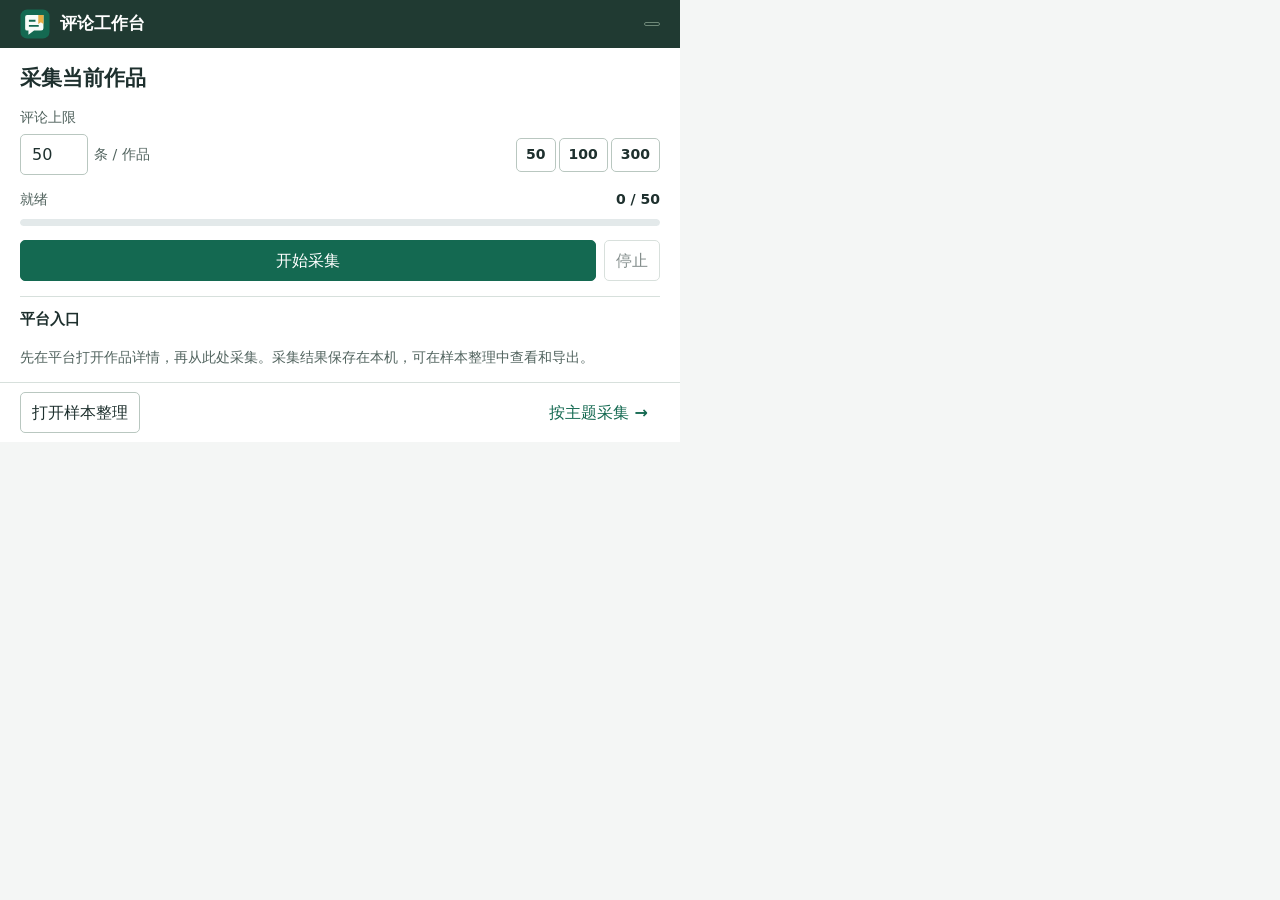
<file: extension/popup.html>
<!doctype html>
<html lang="zh-CN">
<head><meta charset="utf-8"><meta name="viewport" content="width=device-width,initial-scale=1"><title>当前作品采集</title><link rel="icon" href="icons/workbench.svg"><link rel="stylesheet" href="ui.css"></head>
<body class="popup"><header class="topbar"><div class="topinner">
  <strong class="brand"><img class="brandMark" src="icons/workbench.svg" alt="">评论工作台</strong><span id="version" class="version"></span>
</div></header>
<main>
  <section aria-label="当前采集"><h1 id="heading">采集当前作品</h1>
    <label for="limit">评论上限</label><div class="settings"><input id="limit" type="number" min="1" max="1000" step="1" value="50" required><span>条 / 作品</span><div class="presets"><button data-n="50">50</button><button data-n="100">100</button><button data-n="300">300</button></div></div>
    <div class="meter"><span id="phase">就绪</span><b id="count">0 / 50</b></div><progress id="bar" aria-label="采集进度" value="0" max="50"></progress>
    <div class="actions"><button class="primary" id="start">开始采集</button><button id="stop" disabled>停止</button></div>
    <output id="msg" role="status"></output>
  </section>
  <section class="platformSection" aria-labelledby="platformHeading"><h2 id="platformHeading">平台入口</h2><div id="platformLinks" class="platformLinks"></div>
    <p>先在平台打开作品详情，再从此处采集。采集结果保存在本机，可在样本整理中查看和导出。</p>
  </section>
</main>
<footer><button id="review">打开样本整理</button><button id="openTopic" class="quiet">按主题采集 <span aria-hidden="true">→</span></button></footer>
<script src="sites.js"></script><script src="popup.js"></script></body></html>
</file>
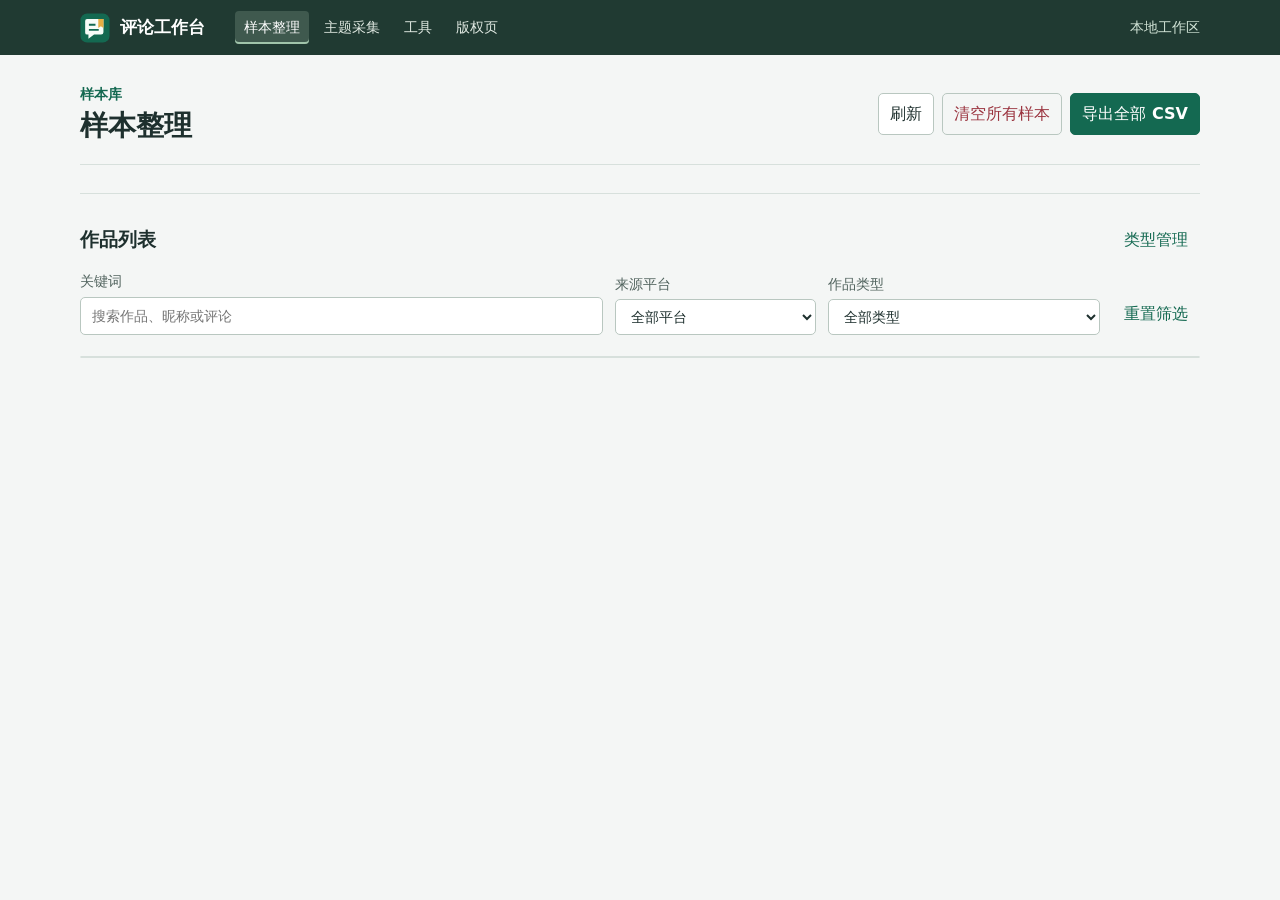
<file: extension/review.html>
<!doctype html>
<html lang="zh-CN">
<head>
  <meta charset="utf-8"><meta name="viewport" content="width=device-width,initial-scale=1">
  <title>样本整理 · 评论工作台</title><link rel="icon" href="icons/workbench.svg"><link rel="stylesheet" href="ui.css"><link rel="stylesheet" href="topic.css">
</head>
<body class="workspace">
  <header class="topbar"><div class="topinner">
    <strong class="brand"><img class="brandMark" src="icons/workbench.svg" alt="">评论工作台</strong>
    <nav aria-label="工作区导航"><a href="review.html" data-view="samples" aria-current="page">样本整理</a><a href="review.html?view=topic" data-view="topic">主题采集</a><a href="review.html?view=tools" data-view="tools">工具</a><a href="review.html?view=copyright" data-view="copyright">版权页</a></nav>
    <span class="local">本地工作区</span>
  </div></header>
  <main>
    <section id="samples" data-page="samples" aria-labelledby="sampleHeading">
      <div class="pageHeading"><div><p class="kicker">样本库</p><h1 id="sampleHeading">样本整理</h1></div>
        <div class="actions"><button id="refresh">刷新</button><button id="clear" class="danger">清空所有样本</button><button id="export" class="primary" title="无论筛选条件如何，均导出全部保留评论">导出全部 CSV</button></div>
      </div>
      <div id="stats" class="stats" aria-label="样本概览"></div>
      <div class="libraryHead"><h2>作品列表</h2><button id="manage" class="quiet">类型管理</button></div>
      <div class="filters">
        <label class="filterKeyword">关键词<input id="search" type="search" aria-label="搜索样本" placeholder="搜索作品、昵称或评论"></label>
        <label>来源平台<select id="platformFilter"><option value="">全部平台</option></select></label>
        <label>作品类型<select id="typeFilter"><option value="">全部类型</option></select></label>
        <button id="resetFilters" type="button" class="quiet">重置筛选</button>
      </div>
      <p id="resultCount" class="resultCount" role="status"></p>
      <div id="list"></div>
    </section>
    <section id="topicView" data-page="topic" hidden aria-labelledby="topicHeading">
      <div class="pageHeading"><div><p class="kicker">采集任务</p><h1 id="topicHeading">主题采集</h1></div></div>
      <div id="topicPanel"></div>
    </section>
    <section id="tools" data-page="tools" hidden aria-labelledby="toolsHeading">
      <div class="pageHeading"><div><p class="kicker">工作区设置</p><h1 id="toolsHeading">工具</h1></div></div>
      <section class="tool" aria-labelledby="pairHeading"><h2 id="pairHeading">连接分析工作台</h2><form id="pairForm" class="controls">
        <label>本机端口<input id="port" type="number" min="1024" max="65535" value="8765" required></label>
        <label>配对码<input id="pairKey" type="password" autocomplete="off" required></label>
        <label class="check"><input id="autoSend" type="checkbox" checked>采集后自动发送</label>
        <button>连接并保存</button><button id="push" type="button">发送全部保留样本</button><button id="disconnect" type="button">断开</button>
      </form><output id="bridgeStatus" role="status"></output></section>
    </section>
    <section data-page="copyright" hidden aria-labelledby="copyrightHeading">
      <div class="pageHeading"><div><p class="kicker">项目资料</p><h1 id="copyrightHeading">版权页</h1></div></div>
      <div class="creditBrand"><img width="64" height="64" src="icons/workbench.svg" alt=""><div><h2>评论工作台</h2><p lang="en">Design by LHStudio</p></div></div>
      <dl class="creditList"><div><dt>扩展版本</dt><dd id="creditVersion"></dd></div>
        <div><dt>GitHub 仓库</dt><dd><a href="https://github.com/LHStudio/comment-workbench" target="_blank" rel="noopener noreferrer">LHStudio/comment-workbench</a></dd></div></dl>
    </section>
    <output id="notice" role="status"></output>
  </main>
  <dialog id="settings"><form method="dialog" class="dialogHead"><h2>作品类型管理</h2><button aria-label="关闭">关闭</button></form>
    <div id="types"></div><form id="addtype"><input id="typename" aria-label="新类型名称" placeholder="新类型名称" maxlength="40" required><button>添加类型</button></form>
  </dialog>
  <script src="workspace.js"></script><script src="sites.js"></script><script src="review.js"></script><script src="pair.js"></script><script src="topic.js"></script>
</body></html>
</file>
<file: extension/ui.css>
:root{color-scheme:light;--ink:#1e302e;--muted:#51635e;--line:#d7e0dc;--accent:#146951;--tint:#eaf3ee;--paper:#fff;font:16px/1.6 "Microsoft YaHei UI","Microsoft YaHei","PingFang SC","Noto Sans CJK SC",system-ui,sans-serif;color:var(--ink);background:#f4f6f5}
*{box-sizing:border-box}
body{margin:0;font:inherit}
button,input,select,textarea{font:inherit;letter-spacing:0;color:inherit}
button,input:not([type=checkbox]),select,textarea{border:1px solid #b9c7c0;border-radius:5px;background:white;padding:7px 11px;min-height:36px;max-width:100%}
button{cursor:pointer;font-weight:550}
button:enabled:hover,.quiet:hover{border-color:#689882;background:#edf4ef}
button:disabled{opacity:.55;cursor:default}
:is(button,input,select,textarea,a,summary):focus-visible{outline:3px solid #29856d;outline-offset:2px}
a{color:var(--accent);text-underline-offset:3px}
button.primary,button.primary:enabled:hover{background:var(--accent);border-color:var(--accent);color:white}
button.quiet{color:var(--accent);background:transparent;border-color:transparent}
button.danger{color:#9b3540;background:transparent}
small{color:var(--muted)}
.topbar{background:#203a32;color:white}
.topinner{max-width:1184px;margin:auto;padding:0 32px;min-height:55px;display:flex;align-items:center;gap:30px}
.brand{display:inline-flex;align-items:center;gap:10px;font-weight:650;font-size:17px;white-space:nowrap}
.brandMark{width:30px;height:30px;flex:none}
nav{display:flex;align-items:center;gap:6px;font-size:14px}
nav a{color:#e1eae3;text-decoration:none;border-radius:4px;padding:5px 9px;white-space:nowrap}
nav a:hover{background:#334d44}
nav a[aria-current=page]{color:white;background:#3f594e;box-shadow:inset 0 -2px #a0c4aa}
.local,.version{margin-left:auto;white-space:nowrap;color:#d2e4d7;font-size:12px}
.version{font-variant-numeric:tabular-nums;border:1px solid #6e8878;border-radius:4px;padding:1px 7px}
.workspace main{max-width:1184px;margin:auto;padding:28px 32px 60px}
.workspace [data-page][hidden]{display:none}
h1,h2,h3,p{margin:0}
h1{font-size:28px;line-height:1.3;font-weight:700}
h2{font-size:19px;line-height:1.4}
.pageHeading,.libraryHead,.maintenance,.actions,.meter,.workHeadline,.workMeta,.workActions,.controls,.settings,.presets,.typeRow,.dialogHead,#addtype,.sourceBadge{display:flex;align-items:center;gap:8px}
.pageHeading,.libraryHead,.maintenance,.meter,.dialogHead{justify-content:space-between}
.kicker{color:var(--accent);font-size:12px;font-weight:650;margin-bottom:3px}
.stats{display:grid;grid-template-columns:repeat(3,minmax(0,1fr));margin:19px 0 25px;border-block:1px solid var(--line);padding:14px 0}
.stats>div{display:flex;align-items:baseline;gap:9px;padding-inline:20px;border-left:1px solid var(--line)}
.stats>div:first-child{border-left:0;padding-left:0}
.stats b{font-size:25px;line-height:1.15;font-variant-numeric:tabular-nums}
.stats span,.resultCount,.workMeta,.controls label,.filters label,.settings span,.popup label,.platformSection p{color:var(--muted);font-size:14px}
.libraryHead{margin-bottom:10px}
.filters{display:grid;grid-template-columns:minmax(190px,2.6fr) minmax(120px,1fr) minmax(140px,1.35fr) auto;align-items:end;gap:12px}
.filters label,.controls label:not(.check){display:grid;gap:4px;min-width:0}
.filters input,.filters select{width:100%;color:var(--ink)}
.filters button{margin-bottom:1px}
.resultCount{padding:13px 0 8px;font-variant-numeric:tabular-nums}
#list{background:white;border:1px solid var(--line);border-radius:6px}
.workCard{position:relative;border-bottom:1px solid var(--line)}
.workCard:last-child{border-bottom:0}
.workCard summary{position:relative;list-style:none;padding:13px 192px 13px 43px;min-height:68px;cursor:pointer}
.workCard summary::-webkit-details-marker{display:none}
.workCard summary:before{content:"";position:absolute;left:18px;top:25px;width:7px;height:7px;border-right:1.5px solid #566860;border-top:1.5px solid #566860;transform:rotate(45deg)}
.workCard [open]>summary:before{transform:rotate(135deg)}
.workCard summary:hover,.workCard details[open] summary{background:#f5f9f6}
.workHeadline,.workMeta,.workActions,.controls,.typeRow{flex-wrap:wrap}
.workHeadline{gap:9px}
.workHeadline strong{overflow-wrap:anywhere;min-width:0;font-size:16px}
.sourceBadge{flex:none;gap:5px;background:#f4f6f5;border:1px solid #dce3df;border-radius:4px;padding:1px 6px;font-size:12px;line-height:19px}
.sourceBadge img{width:14px;height:14px}
.workMeta{gap:4px 11px;margin-top:5px}
.workMeta span:not(:first-child):before{content:"·";margin-right:9px;color:#74867a}
.workActions{position:absolute;right:14px;top:17px;gap:12px}
.workActions a,.workActions .danger{font-size:13px}
.workActions a{font-weight:600;text-decoration:none;padding:4px}
.workActions a:hover{text-decoration:underline}
.workActions .danger{min-height:31px;padding:3px 8px;border-color:transparent}
.workActions .danger:hover{border-color:#d6b1b7;background:#f9eeee}
.controls{gap:10px;padding:12px 0}
.workCard .controls,.workCard ul{margin:0 16px 0 43px}
.workCard ul{padding:0;list-style:none}
.workCard li{display:grid;grid-template-columns:minmax(0,1fr) auto;align-items:start;gap:10px;border-top:1px solid var(--line);padding:10px 0;overflow-wrap:anywhere}
.workCard li div div{white-space:pre-wrap}
.workCard li button{font-size:14px;min-height:32px}
.empty{padding:27px 18px;text-align:center}
.empty p,.platformSection p{color:var(--muted);margin-top:5px}
#tools .pageHeading,#topicView .pageHeading{margin-bottom:22px}
.tool{border-top:1px solid var(--line);padding:18px 0}
.creditBrand{display:flex;align-items:center;gap:16px;margin:22px 0;padding-top:22px;border-top:1px solid var(--line)}
.creditBrand p,.creditList dt{color:var(--muted)}
.creditList{max-width:540px;margin:0}
.creditList div{display:grid;grid-template-columns:96px minmax(0,1fr);padding:12px 0;border-top:1px solid var(--line)}
.creditList dd{margin:0;overflow-wrap:anywhere}
#clear:hover{background:#fbebed;border-color:#c78088}
.check{display:inline-flex;align-items:center;gap:5px}
.maintenance{font-size:13px;color:var(--muted)}
.tool output{font-size:13px}
output{display:block;color:#874417;overflow-wrap:anywhere}
output:not(:empty){margin:5px 0}
dialog{border:1px solid var(--line);border-radius:6px;color:var(--ink);width:min(480px,92vw);max-height:85vh;padding:18px}
dialog::backdrop{background:rgba(22,37,32,.38)}
.dialogHead{margin-bottom:12px}
.typeRow,#addtype{padding:6px 0}
.typeRow{flex-wrap:nowrap}
.typeRow input,#addtype input{min-width:0;flex:1}
.typeRow small{margin-left:auto}
.popup{width:min(680px,100%);background:white}
.actionPopup,.actionPopup .popup{width:680px}
.popup .topinner{padding:0 20px;min-height:48px}
.popup main{padding:17px 20px 13px}
.popup h1{font-size:21px;margin-bottom:12px}
.popup h2{font-size:15px}
.settings{flex-wrap:wrap;gap:6px;margin:4px 0 13px}
.settings input{width:68px}
.presets{margin-left:auto;gap:3px}
.presets button{min-height:34px;padding:3px 9px;font-size:14px}
.meter{align-items:flex-start;font-size:14px;color:var(--muted);gap:8px}
.meter b{color:var(--ink);flex-shrink:0;font-variant-numeric:tabular-nums}
progress{width:100%;height:7px;accent-color:var(--accent);margin:4px 0 10px}
.popup .actions .primary{flex:1}
.platformSection{margin-top:15px;padding-top:12px;border-top:1px solid var(--line)}
.platformLinks{display:grid;grid-template-columns:repeat(5,minmax(0,1fr));gap:4px;margin:8px 0}
.platformLinks a{display:grid;justify-items:center;gap:5px;padding:5px 0;text-decoration:none;color:var(--ink);font-size:14px;border-radius:4px}
.platformLinks a:hover{background:var(--tint)}
.platformLinks img{width:22px;height:22px}
.popup footer{padding:9px 20px;border-top:1px solid var(--line);display:flex;justify-content:space-between;gap:6px}
.local,.version,.kicker,.sourceBadge,.workActions a,.workActions .danger,
.workspace small,.popup small,.tool output,.maintenance,.workspace nav a{font-size:14px}
.popup .platformLinks a{border:1px solid var(--line);padding:9px 0;background:#fbfcfc}
.popup .platformLinks a:hover{background:var(--tint);border-color:#91b8a8}
.popup .presets button[aria-pressed=true]{background:var(--tint);border-color:#75a28d}
.popup progress{display:block;appearance:none;border:0;border-radius:4px;overflow:hidden;margin:8px 0 14px}
.popup progress::-webkit-progress-bar{background:#e3e9ea;border-radius:4px}
.popup progress::-webkit-progress-value{background:var(--accent);border-radius:4px}
@media(prefers-reduced-motion:no-preference){
 [data-page]:not([hidden]){animation:viewEnter .15s ease-out}
 button,nav a,.platformLinks a{transition:background-color .13s ease-out,border-color .13s ease-out}
 .workCard summary:before{transition:transform .14s ease-out}
 @keyframes viewEnter{from{opacity:.65;transform:translateY(3px)}to{opacity:1;transform:translateY(0)}}
}
@media(max-width:700px){
 .workspace main{padding:20px 13px 40px}
 .workspace .topinner{padding:0 13px;gap:16px;flex-wrap:wrap}
 .workspace .local{display:none}
 nav{gap:2px}
 .filters{grid-template-columns:1fr 1fr;gap:8px}
 .filterKeyword{grid-column:1/-1}
 .filters #resetFilters{grid-column:1/-1;justify-self:end;min-height:29px;padding-block:1px}
 .stats{margin:14px 0 17px}
 .stats>div{padding-inline:12px;display:grid;gap:4px}
 .stats b{font-size:22px}
 .workCard summary{padding:11px 12px 46px 31px}
 .workCard summary:before{left:12px;top:20px}
 .workActions{left:31px;right:auto;top:auto;bottom:auto;gap:10px}
 .workCard:has(details:not([open])) .workActions{bottom:7px}
 .workCard:has(details[open]) .workActions{position:static;justify-content:flex-end;padding:6px 12px;border-top:1px solid var(--line)}
 .workCard details[open] summary{padding-bottom:12px}
 .workCard .controls,.workCard ul{margin-inline:12px}
 .pageHeading,.pageHeading .actions{flex-wrap:wrap}
 .pageHeading .actions{gap:6px}
 .pageHeading .actions button{padding-inline:8px}
 .controls label:not(.check){width:100%}
}
@media(max-width:390px){
 .popup .topinner,.popup main,.popup footer{padding-inline:14px}
 .workspace .brand{font-size:15px}.workspace .topinner{gap:7px}.workspace nav a{padding-inline:5px;font-size:14px}
 .pageHeading{align-items:flex-end}h1{font-size:24px}
}
</file>
<file: extension/topic.css>
#topicPanel{min-width:0;--pad:clamp(12px,2vw,22px)}
#topicPanel h2{font-size:19px;margin:0 0 10px}
#topicForm{display:grid;gap:16px;padding:18px var(--pad);background:white;border-block:1px solid var(--line)}
#topicForm label{display:flex;align-items:center;gap:8px;color:var(--muted);font-size:14px}
#topicForm>label:first-child{flex-direction:column;align-items:start}
#topicForm input[type=search]{width:min(100%,34rem)}
#topicPlatforms{display:flex;flex-wrap:wrap;gap:6px 20px;border:0;padding:0;margin:0;min-width:0}
#topicPlatforms legend{margin-bottom:6px;padding:0;font-size:14px;color:var(--muted)}
#topicPlatforms label{color:var(--ink);cursor:pointer;min-height:27px}
#topicPlatforms input{width:16px;height:16px;margin:0;accent-color:var(--accent)}
#topicPlatforms label{padding:4px 10px;background:#f7f9fa;border:1px solid var(--line);border-radius:5px}
#topicPlatforms label:has(input:checked){background:#edf6f2;border-color:#9bbcaf}
.topicOptions{border-top:1px solid var(--line);padding-top:14px}
.topicOptions{display:flex;align-items:end;flex-wrap:wrap;gap:12px 18px}
.topicOptions label{flex-direction:column;align-items:start!important;gap:4px!important}
.topicOptions input[type=number]{width:9rem}
#topicPanel .controls{padding-block:18px}
#topicNotice:empty,#topicItems:empty{display:none}
#topicItems{margin:0;padding:0;list-style:none;max-height:22rem;overflow:auto;background:white;border:1px solid var(--line);border-radius:5px}
#topicItems li{padding:9px var(--pad);overflow-wrap:anywhere;border-bottom:1px solid var(--line)}
#topicItems li:last-child{border:0}
#topicItems small{display:block}
#topicProgress{overflow-wrap:anywhere;color:var(--muted);padding:9px 0;font-size:14px}
#topicProgress p{margin:4px 0}
#topicMonitor{padding:14px var(--pad);border-block:1px solid var(--line);background:white;overflow-wrap:anywhere}
#topicMonitor[hidden]{display:none}
#topicMonitor .meter{display:flex;align-items:center;justify-content:space-between;gap:10px}
#topicBar{width:100%;height:9px;accent-color:#18714c;margin:8px 0}
#topicNow{font-weight:600;font-size:15px}
#topicAddress{display:block;color:var(--muted);margin-block:3px}
#topicLocate{margin-top:5px}
#topicItems [aria-current=step]{border-inline-start:3px solid #21734e;background:#edf7f0}
#topicMonitor:is([data-state=running],[data-state=searching]) #topicNow::before,
#topicMonitor[data-state=verifying] #topicNow::before{content:'';display:inline-block;width:9px;height:9px;border-radius:50%;background:#228156;margin-inline-end:8px}
#topicMonitor[data-state=verifying] #topicNow::before{background:#ac6a10}
@keyframes collecting{50%{opacity:.42;transform:scale(.82)}}
@media(prefers-reduced-motion:no-preference){#topicMonitor:is([data-state=running],[data-state=searching]) #topicNow::before{animation:collecting 1.4s ease-in-out infinite}}
@media(max-width:540px){
 .topicOptions{display:grid;grid-template-columns:repeat(2,minmax(0,1fr));gap:10px}
 .topicOptions input[type=number],.topicOptions select,.topicOptions label{width:100%}
 #topicPlatforms{gap:4px 13px}
}
</file>
